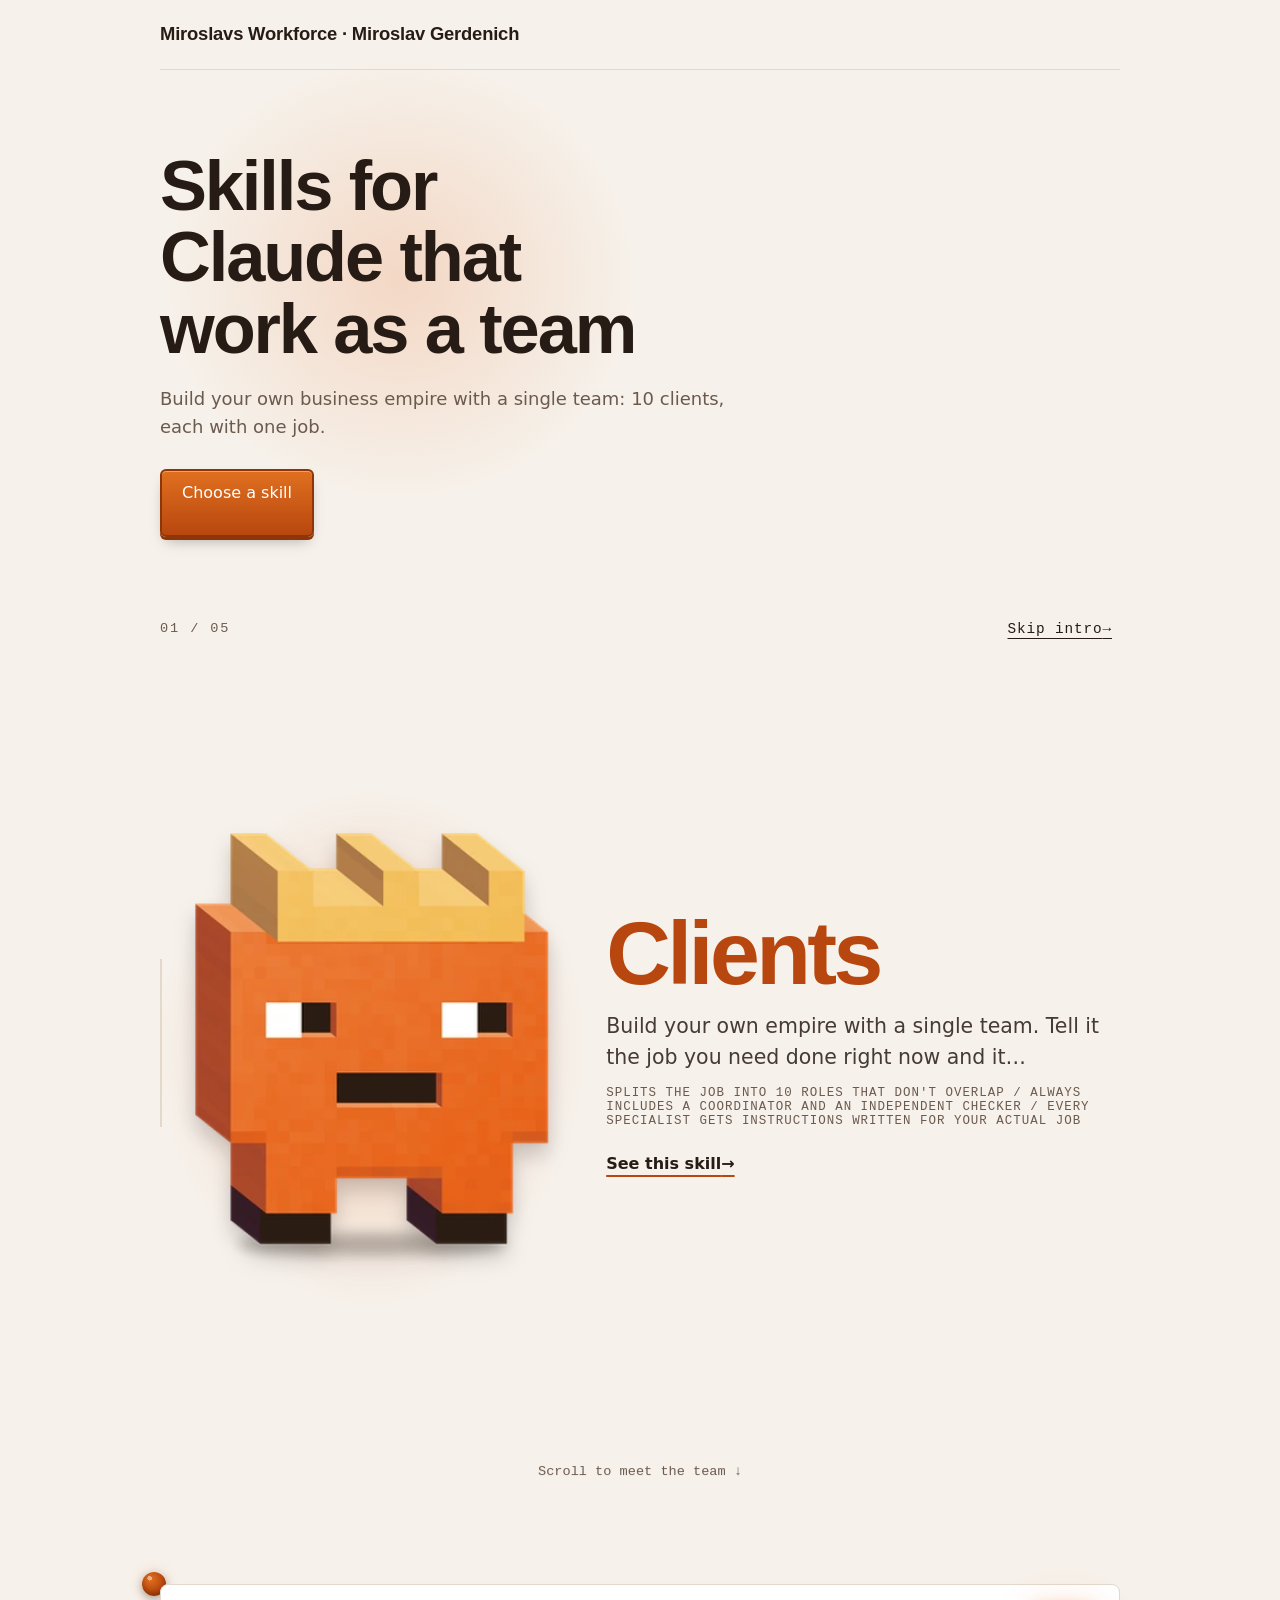
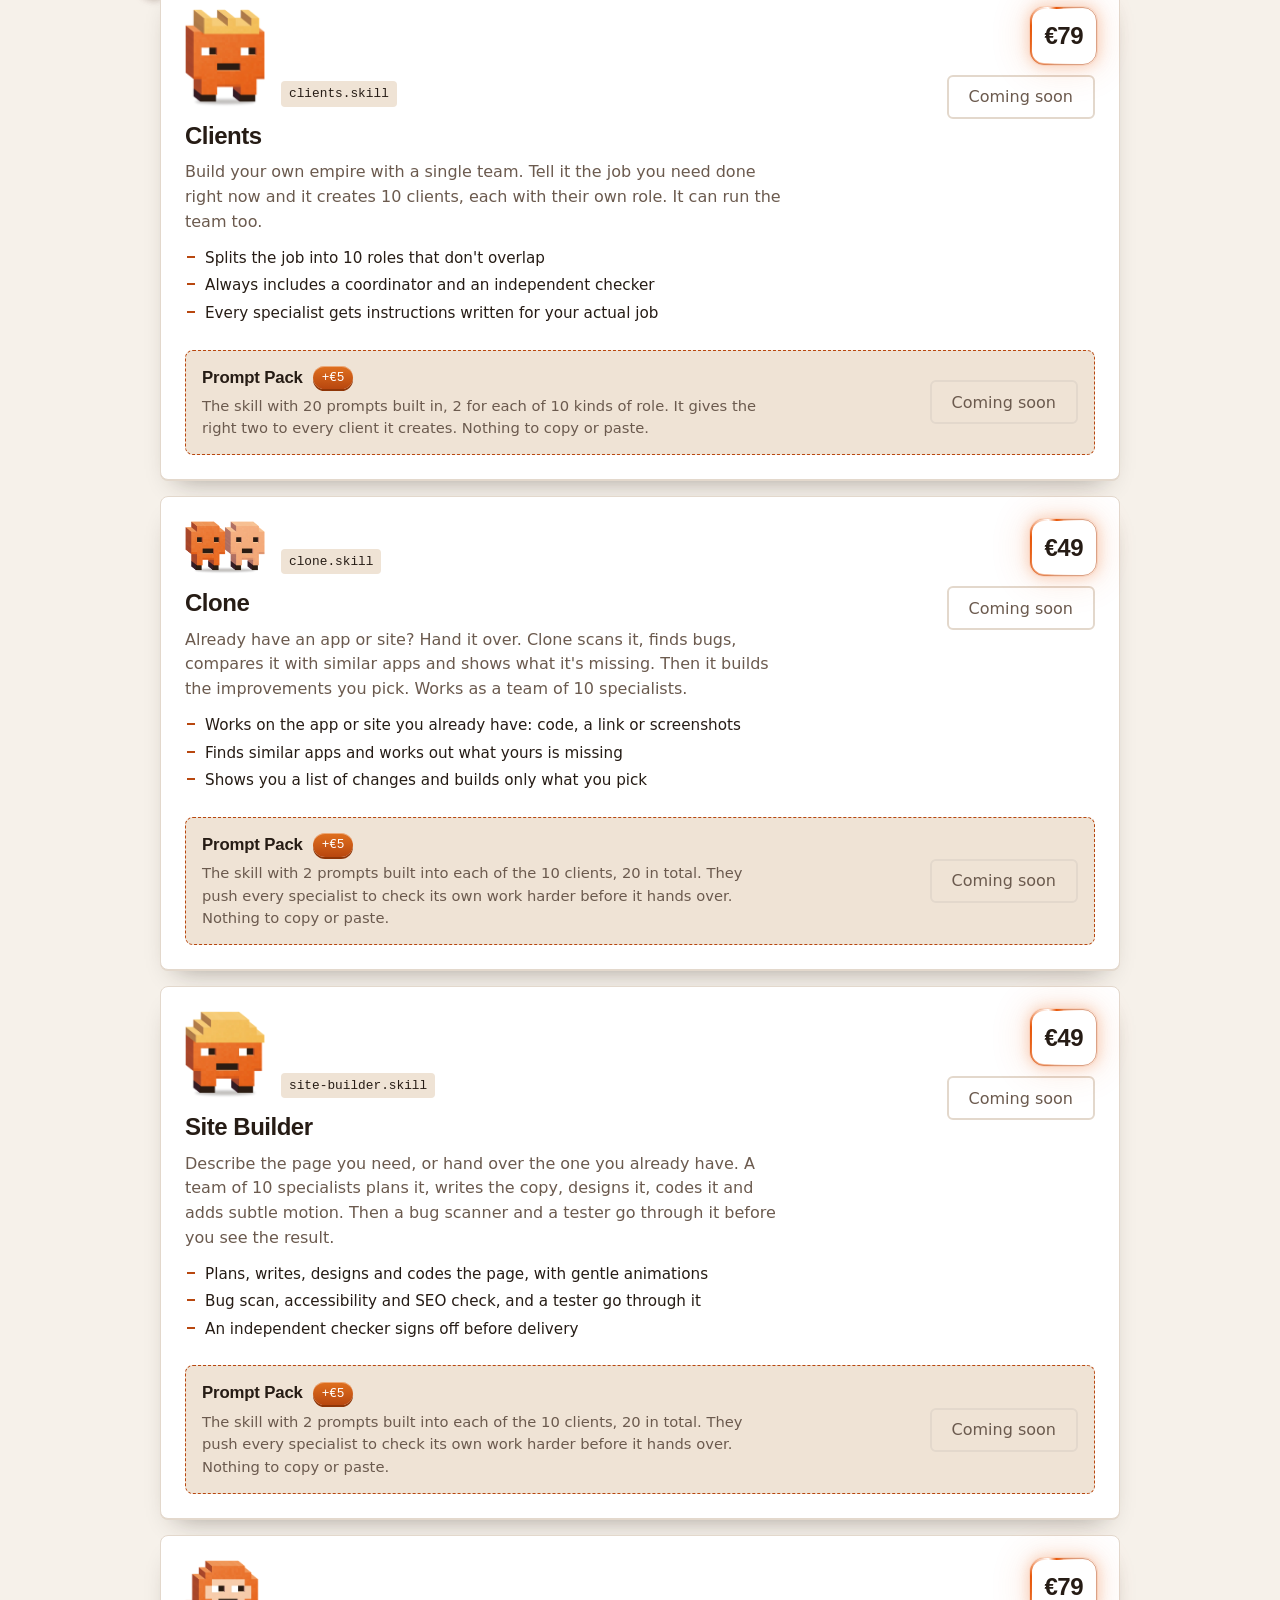
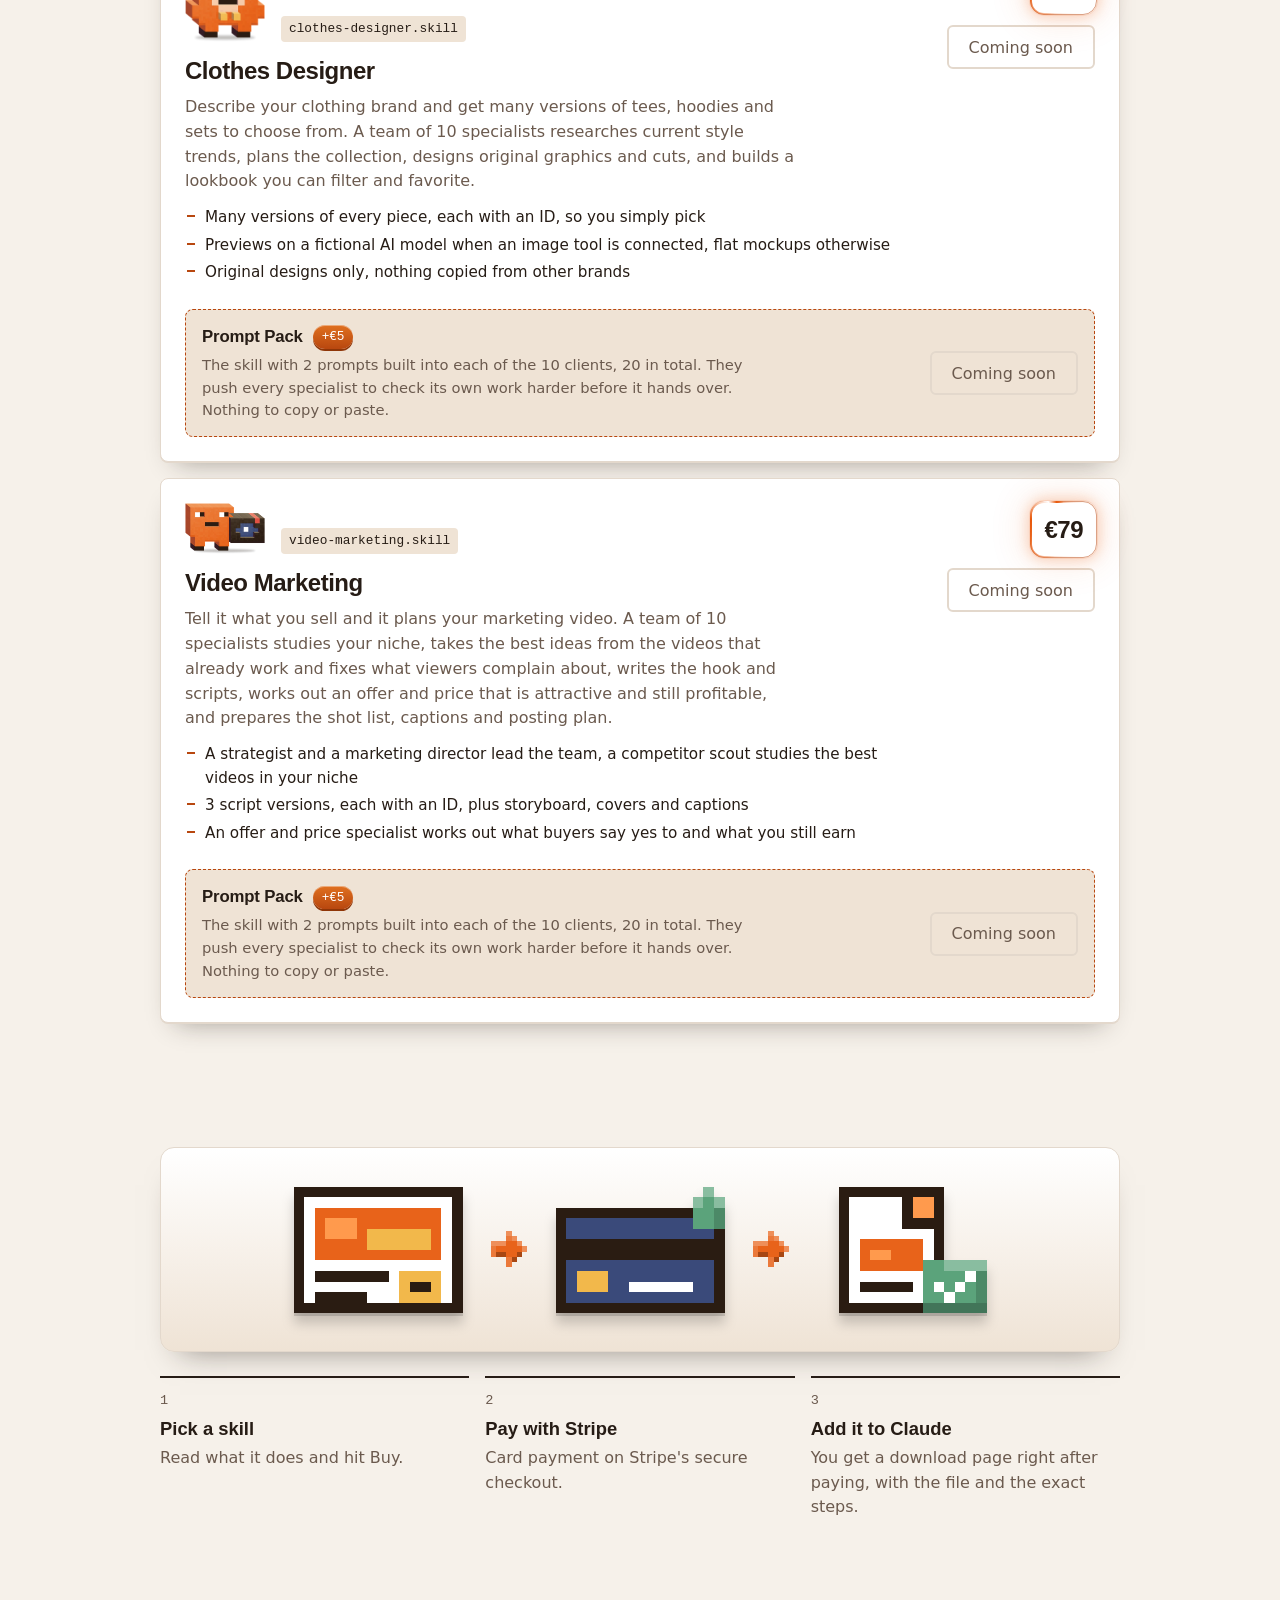
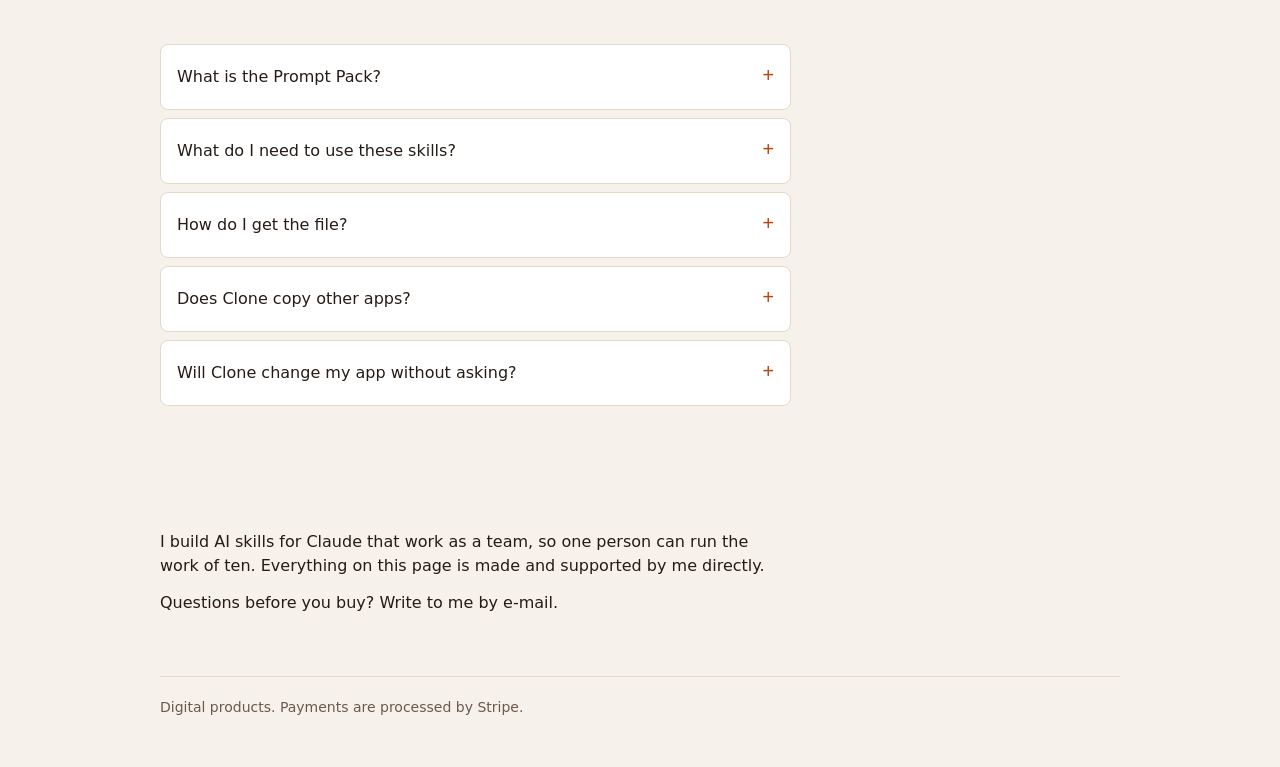
<file: index.html>
<!doctype html>
<html lang="en">
<head>
<meta charset="utf-8">
<meta name="viewport" content="width=device-width, initial-scale=1, viewport-fit=cover">
<meta http-equiv="Content-Security-Policy" content="default-src 'none'; script-src 'self'; style-src 'self' https://fonts.googleapis.com; font-src https://fonts.gstatic.com; img-src 'self' data:; connect-src 'none'; base-uri 'none'; form-action 'none'; object-src 'none'; upgrade-insecure-requests">
<meta name="referrer" content="strict-origin-when-cross-origin">
<meta name="description" content="Skills for Claude that work as a team. Clients, Clone, Site Builder, Clothes Designer and Video Marketing by Miroslavs Workforce.">
<title>Miroslavs Workforce</title>
<link rel="preconnect" href="https://fonts.googleapis.com">
<link rel="preconnect" href="https://fonts.gstatic.com" crossorigin>
<link rel="stylesheet" href="https://fonts.googleapis.com/css2?family=Familjen+Grotesk:wght@500;700&family=IBM+Plex+Sans:wght@400;500&family=IBM+Plex+Mono:wght@400;500&display=swap">
<link rel="stylesheet" href="styles.css">
</head>
<body>
<div class="salebar" id="salebar" role="link" tabindex="0" aria-label="Launch sale, ends soon. See the skills" hidden><div class="track" id="saletrack"></div></div>

<div class="wrap">
  <header class="top">
    <div class="brand" id="brand"></div>
    <nav class="social" id="social" aria-label="Social media"></nav>
  </header>

  <div class="hero">
    <h1 id="headline"></h1>
    <p id="tagline"></p>
    <a class="btn cta" href="#skilly">Choose a skill</a>
  </div>

  <section id="skilly" aria-labelledby="h-skilly">
    <h2 id="h-skilly">Skills</h2>
    <div class="filters" id="filters" hidden></div>
    <div class="catalog" id="catalog"></div>
  </section>

  <section aria-labelledby="h-how">
    <h2 id="h-how">How it works</h2>
    <figure class="how-art" id="how-art" aria-hidden="true"></figure>
    <ol class="steps">
      <li><strong>Pick a skill</strong><span>Read what it does and hit Buy.</span></li>
      <li><strong>Pay with Stripe</strong><span>Card payment on Stripe's secure checkout.</span></li>
      <li><strong>Add it to Claude</strong><span>You get a download page right after paying, with the file and the exact steps.</span></li>
    </ol>
  </section>

  <section aria-labelledby="h-faq">
    <h2 id="h-faq">Questions</h2>
    <div class="faq" id="faq"></div>
  </section>

  <section class="about" id="about" aria-labelledby="h-about" hidden>
    <h2 id="h-about">About me</h2>
    <div id="about-text"></div>
    <p class="contact" id="contact" hidden></p>
  </section>

  <footer id="footer"></footer>
</div>


<noscript><p>Please enable JavaScript to see the skills catalog.</p></noscript>
<script src="app.js" defer></script>
</body>
</html>
</file>
<file: styles.css>
:root{color-scheme:light;box-sizing:border-box;padding-top:env(safe-area-inset-top,0px);padding-bottom:env(safe-area-inset-bottom,0px)}html{scroll-padding-top:env(safe-area-inset-top,0px)}body{margin:0;padding:0;font:14px -apple-system,BlinkMacSystemFont,sans-serif;background:#faf9f5;color:#141413}img{max-width:100%}[hidden]:not([hidden=until-found i]){display:none!important}

/* Layout: ľavo zarovnaná stránka, skilly ako riadky katalógu so súborovou štítkou (.skill) ako hlavným motívom. */
:root {
  --bg: #F6F1EA;
  --surface: #FFFFFF;
  --fg: #261C15;
  --muted: #6B5A4E;
  --line: #E3D8CC;
  --accent: #B8470F;
  --accent-ink: #FFFFFF;
  --chip: #EFE3D5;
  --shadow: rgba(38, 28, 21, 0.12);
  --font-display: "Familjen Grotesk", "Helvetica Neue", Arial, sans-serif;
  --font-body: "IBM Plex Sans", system-ui, -apple-system, "Segoe UI", sans-serif;
  --font-mono: "IBM Plex Mono", ui-monospace, "SF Mono", Menlo, Consolas, monospace;
}
@media (prefers-color-scheme: dark) {
  :root:not([data-theme="light"]) {
    --bg: #17120E; --surface: #211A15; --fg: #F3EBE3; --muted: #BBA999;
    --line: #3A2E25; --accent: #F28B50; --accent-ink: #231207; --chip: #2B2119; --shadow: rgba(0, 0, 0, 0.45);
    color-scheme: dark;
  }
}
:root[data-theme="dark"] {
  --bg: #17120E; --surface: #211A15; --fg: #F3EBE3; --muted: #BBA999;
  --line: #3A2E25; --accent: #F28B50; --accent-ink: #231207; --chip: #2B2119; --shadow: rgba(0, 0, 0, 0.45);
  color-scheme: dark;
}
body {
  background: var(--bg);
  color: var(--fg);
  font-family: var(--font-body);
  font-size: 16px;
  line-height: 1.55;
  padding-inline: clamp(16px, 4vw, 32px);
  padding-block: 0 48px;
}
.salebar { position: sticky; top: 0; z-index: 50; margin-inline: calc(-1 * clamp(16px, 4vw, 32px)); padding: 10px 16px; background: var(--accent); color: var(--accent-ink); text-align: center; font-family: var(--font-mono); font-size: 0.85rem; font-weight: 500; letter-spacing: 0.02em; }
.salebar { cursor: pointer; overflow: hidden; padding-inline: 0; text-align: left; }
.salebar .track { display: flex; width: max-content; animation: salemove 24s linear infinite; }
.salebar .track span { padding-inline: 28px; white-space: nowrap; }
.salebar:hover .track { animation-play-state: paused; }
@keyframes salemove { from { transform: translateX(-50%); } to { transform: translateX(0); } }
@media (prefers-reduced-motion: reduce) { .salebar { text-align: center; } .salebar .track { animation: none; width: auto; justify-content: center; } .salebar .track span:not(:first-child) { display: none; } }
.salebar a { color: inherit; text-decoration: underline; }
.wrap { max-width: 960px; margin-inline: auto; }
a { color: var(--accent); }
:focus-visible { outline: 3px solid var(--accent); outline-offset: 3px; border-radius: 4px; }

.top { display: flex; align-items: center; justify-content: space-between; gap: 16px; padding-block: 20px; border-bottom: 1px solid var(--line); flex-wrap: wrap; }
.brand { font-family: var(--font-display); font-weight: 700; font-size: 1.15rem; letter-spacing: -0.01em; }
.social { display: flex; gap: 16px; flex-wrap: wrap; }
.social a { font-weight: 500; text-decoration: none; }
.social a:hover { text-decoration: underline; }

.hero { padding-block: clamp(40px, 8vw, 80px) clamp(32px, 6vw, 56px); }
.hero h1 { font-family: var(--font-display); font-weight: 700; font-size: clamp(2.4rem, 7vw, 4.4rem); line-height: 1.02; letter-spacing: -0.03em; max-width: 14ch; text-wrap: balance; margin: 0; }
.hero p { max-width: 52ch; margin: 20px 0 0; color: var(--muted); font-size: 1.125rem; }
.hero .cta { display: inline-block; margin-top: 28px; }

.btn { display: inline-flex; align-items: center; justify-content: center; min-height: 44px; padding: 10px 20px; border-radius: 6px; border: 2px solid var(--accent); background: var(--accent); color: var(--accent-ink); font-family: var(--font-body); font-weight: 500; font-size: 1rem; text-decoration: none; cursor: pointer; }
.btn:hover { filter: brightness(1.08); }
.btn:disabled, .btn[aria-disabled="true"] { background: transparent; color: var(--muted); border-color: var(--line); cursor: not-allowed; filter: none; }

h2 { font-family: var(--font-display); font-size: 1.6rem; letter-spacing: -0.02em; margin: 0 0 20px; }
section { padding-block: 32px; }

.filters { display: flex; flex-wrap: wrap; gap: 8px; margin-bottom: 20px; }
.filters button { min-height: 36px; padding: 4px 14px; border-radius: 999px; border: 1px solid var(--line); background: var(--surface); color: var(--fg); font: inherit; font-size: 0.9rem; cursor: pointer; }
.filters button[aria-pressed="true"] { background: var(--accent); border-color: var(--accent); color: var(--accent-ink); }

.catalog { display: flex; flex-direction: column; gap: 16px; }
.item { display: grid; grid-template-columns: minmax(0, 1fr) auto; gap: 20px 32px; background: var(--surface); border: 1px solid var(--line); border-radius: 8px; padding: 24px; align-items: start; }
.item[hidden] { display: none !important; }
.file { display: inline-block; font-family: var(--font-mono); font-size: 0.8rem; background: var(--chip); color: var(--fg); padding: 3px 8px; border-radius: 4px; margin-bottom: 10px; }
.item h3 { font-family: var(--font-display); font-size: 1.5rem; letter-spacing: -0.02em; margin: 0 0 6px; }
.item p { margin: 0 0 12px; color: var(--muted); max-width: 60ch; }
.item ul { margin: 0; padding: 0; list-style: none; display: grid; gap: 4px; font-size: 0.95rem; }
.item li { padding-left: 20px; position: relative; min-width: 0; }
.item li::before { content: ""; position: absolute; left: 2px; top: 0.6em; width: 8px; height: 2px; background: var(--accent); }
.buy { display: flex; flex-direction: column; align-items: flex-end; gap: 10px; min-width: 150px; }
.price { font-family: var(--font-display); font-weight: 700; font-size: 1.5rem; letter-spacing: -0.02em; }
.price.soon { font-size: 1rem; font-weight: 500; color: var(--muted); font-family: var(--font-body); letter-spacing: 0; }

.steps { display: grid; grid-template-columns: repeat(auto-fit, minmax(220px, 1fr)); gap: 16px; padding: 0; margin: 0; list-style: none; counter-reset: step; }
.steps li { counter-increment: step; border-top: 2px solid var(--fg); padding-top: 12px; min-width: 0; }
.steps li::before { content: counter(step); display: block; font-family: var(--font-mono); font-size: 0.85rem; color: var(--muted); margin-bottom: 4px; }
.steps strong { display: block; font-family: var(--font-display); font-size: 1.15rem; margin-bottom: 2px; }
.steps span { color: var(--muted); }

.about p { max-width: 62ch; margin: 0 0 12px; }
.contact { font-family: var(--font-mono); font-size: 0.95rem; user-select: all; }

.faq { display: grid; gap: 8px; max-width: 62ch; }
.faq details { background: var(--surface); border: 1px solid var(--line); border-radius: 8px; }
.faq summary { list-style: none; cursor: pointer; padding: 10px 16px; min-height: 44px; display: flex; align-items: center; justify-content: space-between; gap: 16px; font-weight: 500; }
.faq summary::-webkit-details-marker { display: none; }
.faq summary::after { content: "+"; font-family: var(--font-mono); font-size: 1.25rem; color: var(--accent); flex: none; }
.faq details[open] summary::after { content: "\2212"; }
.faq .ans { margin: 0; padding: 0 16px 14px; color: var(--muted); }

footer { border-top: 1px solid var(--line); padding-top: 20px; margin-top: 16px; color: var(--muted); font-size: 0.875rem; display: grid; gap: 4px; }

.price-box { display: flex; flex-direction: column; align-items: flex-end; gap: 4px; }
.now-row { display: flex; align-items: baseline; gap: 10px; flex-wrap: wrap; justify-content: flex-end; }
.was { color: var(--muted); font-size: 1rem; }
.badge { font-family: var(--font-mono); font-size: 0.8rem; font-weight: 500; background: var(--accent); color: var(--accent-ink); padding: 2px 8px; border-radius: 999px; }
.launch { font-family: var(--font-mono); font-size: 0.75rem; color: var(--muted); text-transform: uppercase; letter-spacing: 0.08em; }
.ends { font-size: 0.85rem; color: var(--muted); }

@media (max-width: 640px) {
  .price-box { align-items: flex-start; }
  .now-row { justify-content: flex-start; }
  .item { grid-template-columns: minmax(0, 1fr); padding: 20px; }
  .buy { flex-direction: row; align-items: center; justify-content: space-between; min-width: 0; flex-wrap: wrap; }
}
@media (prefers-reduced-motion: no-preference) {
  html { scroll-behavior: smooth; }
  .hero h1, .hero p, .hero .cta { animation: rise 0.6s ease both; }
  .hero p { animation-delay: 0.08s; }
  .hero .cta { animation-delay: 0.16s; }
  .item { animation: rise 0.5s ease both; transition: transform 0.18s ease, border-color 0.18s ease, box-shadow 0.18s ease; }
  .item:nth-child(2) { animation-delay: 0.08s; }
  @media (hover: hover) {
    .item:hover { transform: translateY(-3px); border-color: var(--accent); box-shadow: 0 10px 28px var(--shadow); }
  }
  .faq details[open] .ans { animation: rise 0.3s ease both; }
  .badge { animation: pop 0.5s 0.35s ease both; }
  .steps li { animation: rise 0.5s ease both; }
  .steps li:nth-child(2) { animation-delay: 0.08s; }
  .steps li:nth-child(3) { animation-delay: 0.16s; }
  .btn { transition: filter 0.15s ease, transform 0.1s ease; }
  .btn:not([aria-disabled="true"]):active { transform: scale(0.97); }
  .filters button { transition: background 0.15s ease, color 0.15s ease; }
  @keyframes rise { from { opacity: 0; transform: translateY(10px); } to { opacity: 1; transform: none; } }
  @keyframes pop { 0% { opacity: 0; transform: scale(0.6); } 70% { opacity: 1; transform: scale(1.12); } 100% { opacity: 1; transform: scale(1); } }
}


.head { display: flex; align-items: flex-end; gap: 16px; margin-bottom: 10px; }
.head .file { margin-bottom: 0; }
.sprite { width: 80px; height: auto; flex: none; animation: spritebob 1.2s steps(1, end) infinite; }
@keyframes spritebob { 0%, 100% { transform: translateY(0); } 50% { transform: translateY(-3px); } }
@media (prefers-reduced-motion: reduce) { .sprite { animation: none; } }

.crew-note { color: var(--muted); max-width: 60ch; margin: -8px 0 20px; }
.crew { display: grid; grid-template-columns: repeat(5, minmax(0, 1fr)); gap: 12px; }
@media (max-width: 760px) { .crew { grid-template-columns: repeat(2, minmax(0, 1fr)); } }
.mate { background: var(--surface); border: 1px solid var(--line); border-radius: 8px; padding: 12px 10px 10px; text-align: center; transition: border-color .25s ease, transform .25s ease; min-width: 0; }
.mate .sprite { width: 52px; margin: 0 auto 6px; display: block; animation: none; opacity: .55; transition: opacity .25s ease; }
.mate .nm { font-family: var(--font-display); font-weight: 700; font-size: .95rem; line-height: 1.2; }
.mate .st { font-family: var(--font-mono); font-size: .72rem; color: var(--muted); margin-top: 4px; min-height: 1.1em; }
.mate.working { border-color: var(--accent); transform: translateY(-3px); }
.mate.working .sprite { opacity: 1; animation: spritebob .5s steps(1, end) infinite; }
.mate.working .st { color: var(--accent); }
.mate.done .sprite { opacity: 1; animation: none; }
.mate.done .st { color: var(--fg); }
.crew-ctrl { display: flex; align-items: center; gap: 12px; margin-top: 16px; flex-wrap: wrap; }
.crew-ctrl button { min-height: 40px; padding: 8px 16px; border-radius: 6px; border: 2px solid var(--accent); background: transparent; color: var(--fg); font: 500 .95rem var(--font-body); cursor: pointer; }
.crew-ctrl button:hover { background: var(--chip); }
.crew-ctrl .wave { font-family: var(--font-mono); font-size: .8rem; color: var(--muted); }
@media (prefers-reduced-motion: reduce) { .mate, .mate .sprite { transition: none; } .mate.working { transform: none; } .mate.working .sprite { animation: none; } }

:root { --accent-hi: #E0701F; --accent-lo: #8F3608; --glow: rgba(232, 99, 26, 0.18); }
@media (prefers-color-scheme: dark) { :root:not([data-theme="light"]) { --accent-hi: #FFB27A; --accent-lo: #B8541C; --glow: rgba(242, 139, 80, 0.16); } }
:root[data-theme="dark"] { --accent-hi: #FFB27A; --accent-lo: #B8541C; --glow: rgba(242, 139, 80, 0.16); }
.hero { position: relative; }
.hero::before { content: ""; position: absolute; z-index: -1; left: -10%; top: -20%; width: 70%; height: 120%; background: radial-gradient(closest-side, var(--glow), transparent 70%); pointer-events: none; }
.btn:not(:disabled):not([aria-disabled="true"]) { background: linear-gradient(180deg, var(--accent-hi), var(--accent)); border-color: var(--accent-lo); box-shadow: inset 0 1px 0 rgba(255,255,255,.35), 0 3px 0 var(--accent-lo), 0 8px 14px -6px rgba(0,0,0,.35); transition: transform .12s ease, box-shadow .12s ease; }
.btn:not(:disabled):not([aria-disabled="true"]):hover { transform: translateY(-1px); filter: none; }
.btn:not(:disabled):not([aria-disabled="true"]):active { transform: translateY(3px); box-shadow: inset 0 1px 0 rgba(255,255,255,.3), 0 0 0 var(--accent-lo); }
.badge { background: linear-gradient(180deg, var(--accent-hi), var(--accent)); box-shadow: inset 0 1px 0 rgba(255,255,255,.4), 0 2px 0 var(--accent-lo); }
.item { box-shadow: 0 1px 0 var(--line), 0 14px 26px -16px rgba(38, 28, 21, .45); transition: transform .2s ease, box-shadow .2s ease; }
.item:hover { transform: translateY(-3px); box-shadow: 0 1px 0 var(--line), 0 22px 34px -16px rgba(38, 28, 21, .5); }
.how-art { display: flex; align-items: center; justify-content: center; gap: clamp(6px, 2vw, 18px); padding: clamp(16px, 3vw, 28px); margin: 0 0 24px; background: linear-gradient(180deg, var(--surface), var(--chip)); border: 1px solid var(--line); border-radius: 14px; box-shadow: inset 0 1px 0 rgba(255,255,255,.4), 0 18px 30px -20px rgba(38,28,21,.5); }
.how-art svg { display: block; flex: 0 1 190px; width: 100%; max-width: 190px; height: auto; shape-rendering: crispEdges; filter: drop-shadow(0 3px 0 rgba(0,0,0,.14)) drop-shadow(0 10px 6px rgba(0,0,0,.18)); animation: spritebob 1.6s steps(1, end) infinite; }
.how-art svg:nth-of-type(2) { animation-delay: -.5s; }
.how-art svg:nth-of-type(3) { animation-delay: -1s; }
.how-art svg.arrow { flex: 0 0 clamp(20px, 5vw, 36px); max-width: 36px; filter: none; animation: arrowpulse 1.2s steps(1, end) infinite; }
@keyframes arrowpulse { 0%, 100% { transform: translateX(0); } 50% { transform: translateX(3px); } }
/* Prompt Pack add-on strip under each skill */
.addon { grid-column: 1 / -1; display: flex; align-items: center; justify-content: space-between; gap: 16px; flex-wrap: wrap; margin-top: 4px; padding: 14px 16px; border: 1px dashed var(--accent); border-radius: 8px; background: var(--chip); }
.addon .a-text { flex: 1 1 320px; min-width: 0; }
.addon .a-title { display: flex; align-items: center; gap: 10px; font-family: var(--font-display); font-weight: 700; font-size: 1.05rem; letter-spacing: -0.01em; margin-bottom: 4px; }
.addon .a-plus { font-family: var(--font-mono); font-size: 0.8rem; font-weight: 500; background: linear-gradient(180deg, var(--accent-hi), var(--accent)); color: var(--accent-ink); padding: 2px 9px; border-radius: 999px; box-shadow: inset 0 1px 0 rgba(255,255,255,.4), 0 2px 0 var(--accent-lo); }
.addon p { margin: 0; color: var(--muted); font-size: 0.92rem; max-width: 62ch; }
.addon .btn { white-space: nowrap; }
/* Scroll trail: an orange ball rides down the left edge of the skills and draws a line behind it; it slips behind a card when you leave */
.catalog { position: relative; }
.item { position: relative; z-index: 1; }
.trail { position: absolute; z-index: 0; left: -22px; top: 0; bottom: 0; width: 0; pointer-events: none; transition: opacity .3s ease; }
.trail .rail, .trail .fill { position: absolute; left: -1.5px; top: 0; width: 3px; border-radius: 3px; }
.trail .rail { bottom: 0; background: var(--line); }
.trail .fill { height: 0; background: linear-gradient(180deg, var(--accent-lo), var(--accent-hi)); box-shadow: 0 0 10px var(--glow, rgba(224,112,31,.5)); }
.trail .node { position: absolute; left: -5px; width: 10px; height: 10px; border-radius: 50%; background: var(--bg); border: 2px solid var(--line); transition: background .25s ease, border-color .25s ease, transform .25s ease; }
.trail .node.on { background: var(--accent-hi); border-color: var(--accent-lo); transform: scale(1.15); }
.trail .orb { position: absolute; left: -12px; top: -12px; width: 24px; height: 24px; border-radius: 50%; background: radial-gradient(circle at 32% 26%, #fff7 0 9%, transparent 10%), radial-gradient(circle at 36% 30%, var(--accent-hi), var(--accent) 58%, var(--accent-lo)); box-shadow: 0 3px 8px rgba(0,0,0,.3), inset 0 -3px 5px rgba(0,0,0,.22), 0 0 14px var(--glow, rgba(224,112,31,.5)); transition: left .45s cubic-bezier(.3,1.6,.5,1); will-change: transform; }
.trail.away .orb { left: 6px; }
.trail.away .rail, .trail.away .fill, .trail.away .node { opacity: 0; }
.trail .rail, .trail .fill, .trail .node { transition: opacity .3s ease, background .25s ease, border-color .25s ease, transform .25s ease; }
@media (max-width: 700px) { .trail { left: -6px; } .trail .orb { left: -8px; top: -8px; width: 16px; height: 16px; } .trail.away .orb { left: 4px; } }
@media (prefers-reduced-motion: reduce) { .trail .orb, .trail .node, .trail .rail, .trail .fill { transition: none; } }
@media (prefers-reduced-motion: reduce) { .how-art svg, .how-art svg.arrow { animation: none; } .item, .item:hover { transition: none; transform: none; } .btn { transition: none; } }

.salebar { padding: 0; background: linear-gradient(180deg, var(--accent-hi), var(--accent)); border-bottom: 3px solid var(--accent-lo); box-shadow: 0 6px 16px -6px rgba(0,0,0,.45); font-size: 0.92rem; font-weight: 700; letter-spacing: .06em; text-transform: uppercase; position: sticky; }
.salebar::after { content: ""; position: absolute; inset: 0; background: linear-gradient(100deg, transparent 35%, rgba(255,255,255,.38) 50%, transparent 65%); transform: translateX(-120%); animation: saleshine 4.5s ease-in-out infinite; pointer-events: none; }
@keyframes saleshine { 0%, 55% { transform: translateX(-120%); } 85%, 100% { transform: translateX(120%); } }
.salebar .track span { display: inline-flex; align-items: center; gap: 10px; padding: 12px 22px; }
.salebar .tag { width: 22px; height: 18px; flex: none; shape-rendering: crispEdges; filter: drop-shadow(0 2px 0 rgba(0,0,0,.25)); }
.salebar .pct { background: var(--accent-ink); color: var(--accent); padding: 2px 8px; border-radius: 999px; box-shadow: 0 2px 0 rgba(0,0,0,.25); }
@media (prefers-reduced-motion: reduce) { .salebar::after { animation: none; display: none; } }
/* ===== Skill scene (scroll hold) ===== */
:root { --neon: #E8590C; --neon-soft: rgba(232, 89, 12, .28); --neon-faint: rgba(232, 89, 12, .12); --name-color: var(--accent); --name-glow: none; --ease-cine: cubic-bezier(.22, 1, .36, 1); }
@media (prefers-color-scheme: dark) { :root:not([data-theme="light"]) { --neon: #FF9248; --neon-soft: rgba(255, 146, 72, .38); --neon-faint: rgba(255, 146, 72, .14); --name-color: var(--fg); --name-glow: 0 0 .06em rgba(255,146,72,.85), 0 0 .35em rgba(255,146,72,.45), 0 0 1.1em rgba(255,146,72,.22); } }
:root[data-theme="dark"] { --neon: #FF9248; --neon-soft: rgba(255, 146, 72, .38); --neon-faint: rgba(255, 146, 72, .14); --name-color: var(--fg); --name-glow: 0 0 .06em rgba(255,146,72,.85), 0 0 .35em rgba(255,146,72,.45), 0 0 1.1em rgba(255,146,72,.22); }
.sr-only { position: absolute; width: 1px; height: 1px; margin: -1px; padding: 0; overflow: hidden; clip: rect(0 0 0 0); white-space: nowrap; border: 0; }
html.scn-locked { overscroll-behavior: none; }
.scn { position: relative; box-sizing: border-box; height: var(--h, 100svh); min-height: 0; display: grid; align-content: center; padding: 56px 0 44px; overflow: clip; isolation: isolate; }
.scn *, .scn *::before, .scn *::after { box-sizing: border-box; }
.scn-top { position: absolute; top: 14px; left: 0; right: 0; display: flex; justify-content: space-between; align-items: center; z-index: 2; }
.scn-count { font-family: var(--font-mono); font-size: .85rem; letter-spacing: .14em; color: var(--muted); font-variant-numeric: tabular-nums; }
.scn-skip { font-family: var(--font-mono); font-size: .9rem; letter-spacing: .06em; color: var(--fg); text-decoration: underline; text-decoration-thickness: 1px; text-underline-offset: 5px; min-height: 44px; min-width: 44px; display: inline-flex; align-items: center; justify-content: flex-end; padding-inline: 8px; }
.scn-skip:hover { text-decoration-thickness: 2px; color: var(--accent); }
.scn-rail { display: none; position: absolute; left: 0; top: 50%; width: 2px; height: 168px; transform: translateY(-50%); background: var(--line); }
.scn-rail i { position: absolute; left: 0; top: 0; width: 100%; height: calc(var(--p, 0) * 100%); background: var(--accent); box-shadow: 0 0 8px var(--neon-soft); transition: height .5s var(--ease-cine); }
.scn-body { display: grid; grid-template-columns: minmax(0, 1fr); gap: 20px; align-items: center; justify-items: start; }
.scn-art { position: relative; display: grid; place-items: center; justify-self: center; width: min(clamp(120px, 46vw, 240px), 26svh); }
.scn-light { position: absolute; inset: -30%; background: radial-gradient(closest-side, var(--neon-soft), transparent 72%); filter: blur(18px); opacity: .9; animation: scnpulse 3.6s ease-in-out infinite; pointer-events: none; z-index: -1; }
.scn-fly { width: 100%; }
.scn-img { width: 100%; height: auto; display: block; filter: drop-shadow(0 12px 10px rgba(0,0,0,.18)); }
.scn-name { font-family: var(--font-display); font-weight: 700; font-size: clamp(2.6rem, 14vw, 3.4rem); line-height: .95; letter-spacing: -.04em; margin: 0 0 14px; color: var(--name-color); text-shadow: var(--name-glow); text-wrap: balance; overflow-wrap: anywhere; }
.scn-line { margin: 0 0 12px; color: var(--fg); opacity: .85; font-size: clamp(1rem, 4.2vw, 1.15rem); max-width: 42ch; display: -webkit-box; -webkit-box-orient: vertical; -webkit-line-clamp: 2; line-clamp: 2; overflow: hidden; }
.scn-feats { margin: 0 0 14px; font: 500 .78rem var(--font-mono); letter-spacing: .08em; text-transform: uppercase; color: var(--muted); }
.scn-link { display: inline-flex; align-items: center; min-height: 44px; font-weight: 600; color: var(--fg); text-decoration: underline; text-decoration-color: var(--accent); text-decoration-thickness: 2px; text-underline-offset: 6px; transition: transform .24s var(--ease-cine); }
.scn-link:hover { transform: translateX(6px); }
.scn-skip:focus-visible, .scn-link:focus-visible { outline: 3px solid var(--accent); outline-offset: 3px; }
.scn-hint { position: absolute; bottom: 14px; left: 0; right: 0; text-align: center; margin: 0; font: 500 .85rem var(--font-mono); color: var(--muted); animation: nudge 1.4s ease-in-out infinite; }
.scn.out .scn-fly { animation: flyout .36s cubic-bezier(.5, 0, .9, .6) both; }
.scn.out .scn-copy { opacity: 0; transform: translateY(-10px); transition: opacity .22s ease, transform .22s ease; }
.scn.in .scn-fly { animation: flyin .85s cubic-bezier(.2, 1.25, .35, 1) both; }
.scn.in .scn-copy { animation: textin .6s .25s var(--ease-cine) both; }
@keyframes scnpulse { 0%, 100% { opacity: .65; } 50% { opacity: 1; } }
@keyframes flyin { 0% { transform: translateX(-260%) rotate(-18deg) scale(.7); opacity: 0; } 55% { opacity: 1; } 100% { transform: none; opacity: 1; } }
@keyframes flyout { 0% { transform: none; opacity: 1; } 100% { transform: translateX(-260%) rotate(-14deg) scale(.7); opacity: 0; } }
@keyframes textin { from { opacity: 0; transform: translateY(12px); } to { opacity: 1; transform: none; } }
@keyframes nudge { 0%, 100% { transform: translateY(0); } 50% { transform: translateY(4px); } }
@media (min-width: 900px) {
  .scn { padding-left: 28px; }
  .scn-rail { display: block; }
  .scn-body { grid-template-columns: minmax(0, 5fr) minmax(0, 7fr); gap: clamp(24px, 4vw, 64px); }
  .scn-art { width: min(clamp(220px, 28vw, 380px), 46svh); }
  .scn-name { font-size: clamp(3rem, 7vw, 6.5rem); }
  .scn-line { font-size: clamp(1.05rem, 1.6vw, 1.35rem); }
}
@media (max-height: 740px) { .scn-feats { display: none; } .scn-name { font-size: clamp(2.2rem, 11vw, 2.8rem); margin-bottom: 8px; } .scn { padding: 48px 0 40px; } }
@media (max-height: 600px) { .scn-art { width: min(100px, 22svh); } .scn-line { -webkit-line-clamp: 3; line-clamp: 3; font-size: .95rem; } .scn-hint { display: none; } }
@media (max-height: 460px) { .scn-body { grid-template-columns: minmax(0, 1fr) minmax(0, 2fr); } .scn-line { display: none; } }
/* static list: reduced motion */
.scn.static { height: auto; overflow: visible; padding: 24px 0; gap: 28px; }
.scn.static .scn-row { display: grid; grid-template-columns: 120px minmax(0, 1fr); gap: 20px; align-items: center; }
.scn.static .scn-name { font-size: 2.2rem; margin-bottom: 8px; }
@media (max-width: 520px) { .scn.static .scn-row { grid-template-columns: 1fr; } .scn.static .scn-img { width: 120px; } }
@media (prefers-reduced-motion: reduce) { .scn-light, .scn-hint { animation: none; } .scn-rail i { transition: none; } }
/* ===== Neon around the prices ===== */
.price-box.glow { position: relative; isolation: isolate; margin: 8px 12px 10px; }
@media (max-width: 640px) { .price-box.glow { margin: 8px 10px 8px 10px; } }
.price-box.glow::before, .price-box.glow::after { content: ""; position: absolute; inset: -10px -14px; border-radius: 14px; z-index: -1; pointer-events: none; }
.price-box.glow::before { border: 1px solid rgba(184, 71, 15, .5); box-shadow: 0 0 0 1px rgba(232, 89, 12, .10), 0 0 14px 1px rgba(232, 89, 12, .26), 0 0 36px 6px rgba(232, 89, 12, .12); }
.price-box.glow::after { border: 1px solid rgba(184, 71, 15, .8); box-shadow: 0 0 0 1px rgba(232, 89, 12, .16), 0 0 20px 3px rgba(232, 89, 12, .38), 0 0 48px 10px rgba(232, 89, 12, .2); opacity: 0; animation: neonbreath 4.2s ease-in-out infinite; animation-delay: calc(var(--i, 0) * -0.9s); will-change: opacity; }
@media (prefers-color-scheme: dark) {
  :root:not([data-theme="light"]) .price-box.glow::before { border-color: rgba(255,146,72,.6); box-shadow: 0 0 0 1px rgba(255,146,72,.12), 0 0 10px 0 rgba(255,146,72,.4), 0 0 28px 4px rgba(255,146,72,.22), 0 0 64px 12px rgba(255,146,72,.09); }
  :root:not([data-theme="light"]) .price-box.glow::after { border-color: rgba(255,146,72,.95); box-shadow: 0 0 0 1px rgba(255,146,72,.18), 0 0 14px 2px rgba(255,146,72,.6), 0 0 38px 8px rgba(255,146,72,.34), 0 0 76px 16px rgba(255,146,72,.14); animation-duration: 3.8s; }
  :root:not([data-theme="light"]) .price-box.glow .price { text-shadow: 0 0 14px rgba(255,146,72,.35); }
}
:root[data-theme="dark"] .price-box.glow::before { border-color: rgba(255,146,72,.6); box-shadow: 0 0 0 1px rgba(255,146,72,.12), 0 0 10px 0 rgba(255,146,72,.4), 0 0 28px 4px rgba(255,146,72,.22), 0 0 64px 12px rgba(255,146,72,.09); }
:root[data-theme="dark"] .price-box.glow::after { border-color: rgba(255,146,72,.95); box-shadow: 0 0 0 1px rgba(255,146,72,.18), 0 0 14px 2px rgba(255,146,72,.6), 0 0 38px 8px rgba(255,146,72,.34), 0 0 76px 16px rgba(255,146,72,.14); animation-duration: 3.8s; }
:root[data-theme="dark"] .price-box.glow .price { text-shadow: 0 0 14px rgba(255,146,72,.35); }
@keyframes neonbreath { 0%, 100% { opacity: 0; } 50% { opacity: 1; } }
.item:hover .price-box.glow::after, .item:focus-within .price-box.glow::after { animation-play-state: paused; opacity: 1; }
@media (max-width: 640px) { .price-box.glow::before, .price-box.glow::after { inset: -8px -10px; } }
@media (prefers-reduced-motion: reduce) { .price-box.glow::after { animation: none; opacity: .35; } }
@media (forced-colors: active) { .price-box.glow::before { border: 1px solid CanvasText; box-shadow: none; } .price-box.glow::after { display: none; } }

.stage-fly.hop, .scn-fly.hop .scn-img { animation: hop .5s ease; }
@keyframes hop { 0%, 100% { transform: translateY(0); } 40% { transform: translateY(-16px) scale(1.04); } 70% { transform: translateY(0) scaleY(.94); } }
.scn-img { transition: transform .15s ease-out; transform-style: preserve-3d; }
.scn-art { perspective: 700px; }
.reveal { opacity: 0; transform: translateY(18px); transition: opacity .6s ease, transform .6s ease; }
.reveal.shown { opacity: 1; transform: none; }
@media (prefers-reduced-motion: reduce) { .reveal { opacity: 1; transform: none; transition: none; } }

/* Neon that travels around the price card */
@property --spin { syntax: "<angle>"; inherits: false; initial-value: 0deg; }
.price-box.glow::after, :root:not([data-theme="light"]) .price-box.glow::after, :root[data-theme="dark"] .price-box.glow::after {
  border: 0; box-shadow: none; opacity: 1; padding: 2px; box-sizing: border-box;
  background: conic-gradient(from var(--spin), transparent 0 55%, var(--neon) 80%, #fff 92%, var(--neon) 96%, transparent 100%);
  -webkit-mask: linear-gradient(#000 0 0) content-box, linear-gradient(#000 0 0); -webkit-mask-composite: xor;
  mask: linear-gradient(#000 0 0) content-box exclude, linear-gradient(#000 0 0);
  filter: drop-shadow(0 0 5px var(--neon)) drop-shadow(0 0 14px var(--neon));
  animation: neonspin 3.2s linear infinite; animation-delay: calc(var(--i, 0) * -.7s);
}
@keyframes neonspin { to { --spin: 360deg; } }
.item:hover .price-box.glow::after, .item:focus-within .price-box.glow::after { animation-play-state: running; opacity: 1; }
@media (prefers-reduced-motion: reduce) { .price-box.glow::after { animation: none; opacity: .6; } }
</file>
